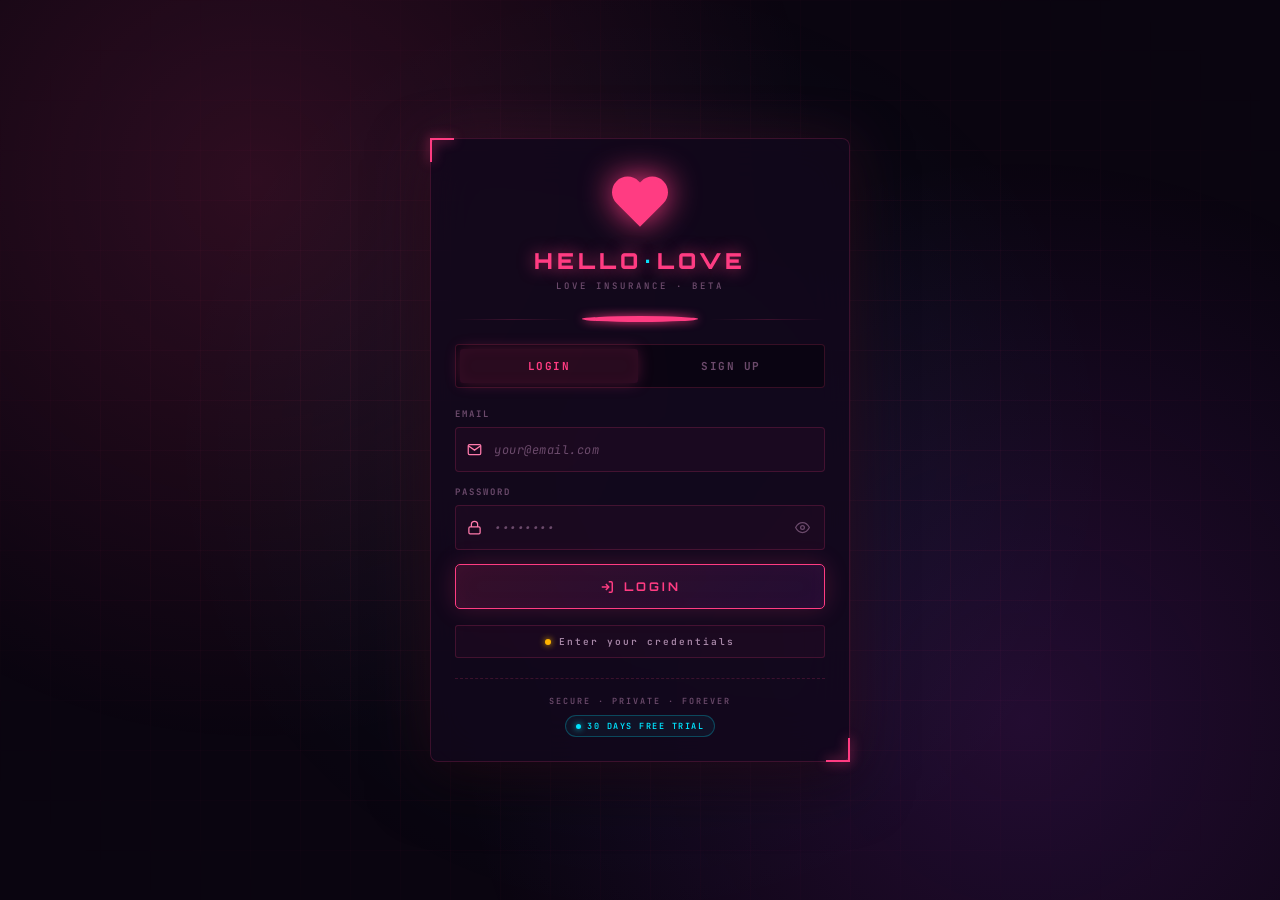
<file: index.html>
<!DOCTYPE html>
<html lang="en">
<head>
<meta charset="UTF-8">
<meta name="viewport" content="width=device-width, initial-scale=1.0, maximum-scale=1.0, user-scalable=no">
<meta name="theme-color" content="#0a0510">
<title>HELLO LOVE — Love Insurance</title>
<link href="https://fonts.googleapis.com/css2?family=JetBrains+Mono:wght@300;400;500;600;700&family=Orbitron:wght@400;500;700;900&family=Cormorant+Garamond:wght@400;600;700&display=swap" rel="stylesheet">
<style>
:root {
  --bg-0: #0a0510;
  --bg-1: #12081c;
  --panel: rgba(18, 8, 28, 0.85);
  --border: rgba(255, 60, 130, 0.18);
  --border-hi: rgba(255, 60, 130, 0.45);
  --pink: #ff3c82;
  --pink-2: #ff7bac;
  --purple: #b537f2;
  --cyan: #00e5ff;
  --text: #f5e6f0;
  --text-2: #a888a8;
  --text-3: #6b4a6b;
  --mono: 'JetBrains Mono', monospace;
  --disp: 'Orbitron', sans-serif;
  --serif: 'Cormorant Garamond', serif;
}
* { margin: 0; padding: 0; box-sizing: border-box; -webkit-tap-highlight-color: transparent; }
html, body {
  min-height: 100vh;
  background: var(--bg-0);
  color: var(--text);
  font-family: var(--mono);
  overflow-x: hidden;
}
.bg-glow {
  position: fixed; inset: 0; z-index: 0; pointer-events: none;
  background:
    radial-gradient(circle at 20% 20%, rgba(255, 60, 130, 0.15), transparent 45%),
    radial-gradient(circle at 80% 80%, rgba(181, 55, 242, 0.15), transparent 45%),
    radial-gradient(circle at 50% 50%, rgba(0, 229, 255, 0.06), transparent 60%);
}
.bg-grid {
  position: fixed; inset: 0; z-index: 0; pointer-events: none;
  background-image:
    linear-gradient(rgba(255, 60, 130, 0.05) 1px, transparent 1px),
    linear-gradient(90deg, rgba(255, 60, 130, 0.05) 1px, transparent 1px);
  background-size: 50px 50px;
  mask-image: radial-gradient(ellipse at center, black 30%, transparent 90%);
}
.wrap {
  position: relative; z-index: 10;
  min-height: 100vh;
  display: flex; align-items: center; justify-content: center;
  padding: 20px;
}
.card {
  position: relative;
  width: 100%; max-width: 420px;
  background: var(--panel);
  border: 1px solid var(--border);
  border-radius: 8px;
  padding: 32px 24px 24px;
  backdrop-filter: blur(24px);
  box-shadow: 0 0 60px rgba(255, 60, 130, 0.12), 0 20px 60px rgba(0, 0, 0, 0.6);
  animation: fadeUp 0.6s ease-out;
}
@keyframes fadeUp {
  from { opacity: 0; transform: translateY(20px) scale(0.98); }
  to { opacity: 1; transform: translateY(0) scale(1); }
}
.card::before, .card::after {
  content: ''; position: absolute;
  width: 22px; height: 22px;
  border: 2px solid var(--pink);
  pointer-events: none;
  filter: drop-shadow(0 0 6px var(--pink));
}
.card::before { top: -1px; left: -1px; border-right: none; border-bottom: none; }
.card::after { bottom: -1px; right: -1px; border-left: none; border-top: none; }

.head { text-align: center; margin-bottom: 24px; }
.heart-logo {
  width: 60px; height: 60px;
  margin: 0 auto 14px;
  color: var(--pink);
  filter: drop-shadow(0 0 16px var(--pink));
  animation: beat 1.5s ease-in-out infinite;
}
@keyframes beat {
  0%, 100% { transform: scale(1); }
  50% { transform: scale(1.15); }
}
.head h1 {
  font-family: var(--disp);
  font-size: 22px; font-weight: 900;
  letter-spacing: 4px;
  color: var(--pink);
  text-shadow: 0 0 16px rgba(255, 60, 130, 0.7);
  line-height: 1;
}
.head h1 span { color: var(--cyan); margin: 0 2px; }
.head p {
  font-size: 9px; color: var(--text-3);
  letter-spacing: 3px; margin-top: 8px;
  font-weight: 600;
}
.divider {
  display: flex; align-items: center; gap: 12px;
  margin-bottom: 22px;
}
.divider span {
  flex: 1; height: 1px;
  background: linear-gradient(90deg, transparent, var(--border), transparent);
}
.divider .dot {
  width: 6px; height: 6px;
  border-radius: 50%;
  background: var(--pink);
  box-shadow: 0 0 10px var(--pink);
  animation: pulse 2s infinite;
}
@keyframes pulse {
  0%, 100% { opacity: 1; transform: scale(1); }
  50% { opacity: 0.4; transform: scale(1.3); }
}
.tabs {
  display: grid; grid-template-columns: 1fr 1fr;
  gap: 4px; margin-bottom: 20px;
  padding: 4px;
  background: rgba(0,0,0,0.35);
  border: 1px solid var(--border);
  border-radius: 4px;
}
.tab-btn {
  padding: 10px;
  background: transparent;
  border: none;
  color: var(--text-3);
  font-family: var(--mono);
  font-size: 11px;
  font-weight: 700;
  letter-spacing: 1.5px;
  cursor: pointer;
  border-radius: 3px;
  transition: all 0.25s;
}
.tab-btn.active {
  background: rgba(255, 60, 130, 0.12);
  color: var(--pink);
  box-shadow: 0 0 15px rgba(255, 60, 130, 0.25), inset 0 0 15px rgba(255, 60, 130, 0.05);
}
.field { margin-bottom: 14px; }
.field label {
  display: block;
  font-size: 9px; color: var(--text-3);
  letter-spacing: 2px; margin-bottom: 7px;
  font-weight: 700;
  text-transform: uppercase;
}
.input-wrap { position: relative; display: flex; align-items: center; }
.input-icon {
  position: absolute; left: 12px;
  width: 15px; height: 15px;
  color: var(--pink-2);
  pointer-events: none; z-index: 2;
}
.field input {
  width: 100%;
  padding: 13px 40px 13px 38px;
  background: rgba(255, 60, 130, 0.04);
  border: 1px solid var(--border);
  border-radius: 4px;
  color: var(--text);
  font-family: var(--mono);
  font-size: 13px;
  letter-spacing: 0.5px;
  outline: none;
  transition: all 0.25s;
}
.field input:focus {
  border-color: var(--pink);
  background: rgba(255, 60, 130, 0.08);
  box-shadow: 0 0 0 3px rgba(255, 60, 130, 0.1), 0 0 20px rgba(255, 60, 130, 0.3);
}
.field input::placeholder {
  color: var(--text-3);
  font-style: italic;
  font-size: 12px;
}
.toggle-pass {
  position: absolute; right: 8px;
  width: 30px; height: 30px;
  background: transparent; border: none;
  color: var(--text-3);
  cursor: pointer;
  display: flex; align-items: center; justify-content: center;
  border-radius: 3px;
  z-index: 2;
}
.toggle-pass svg { width: 15px; height: 15px; }
.btn-main {
  position: relative;
  width: 100%;
  padding: 14px;
  margin-top: 6px;
  border-radius: 5px;
  background: linear-gradient(135deg, rgba(255, 60, 130, 0.15), rgba(181, 55, 242, 0.1));
  border: 1px solid var(--pink);
  color: var(--pink);
  font-family: var(--disp);
  font-size: 12px;
  font-weight: 700;
  letter-spacing: 3px;
  cursor: pointer;
  display: flex; align-items: center; justify-content: center;
  gap: 10px;
  overflow: hidden;
  transition: all 0.3s;
  box-shadow: 0 0 25px rgba(255, 60, 130, 0.2), inset 0 0 25px rgba(255, 60, 130, 0.04);
  touch-action: manipulation;
}
.btn-main svg { width: 14px; height: 14px; }
.btn-main:hover:not(:disabled) {
  background: var(--pink);
  color: var(--bg-0);
  box-shadow: 0 0 40px var(--pink);
}
.btn-main:active:not(:disabled) { transform: scale(0.98); }
.btn-main:disabled { opacity: 0.4; cursor: not-allowed; }
.scan {
  position: absolute;
  top: 0; left: -100%;
  width: 100%; height: 100%;
  background: linear-gradient(90deg, transparent, rgba(255, 60, 130, 0.6), transparent);
  animation: scanBtn 3s infinite;
}
@keyframes scanBtn {
  0% { left: -100%; }
  60%, 100% { left: 100%; }
}
.status {
  display: flex; align-items: center; justify-content: center;
  gap: 8px;
  margin-top: 16px;
  padding: 9px 12px;
  background: rgba(255, 60, 130, 0.04);
  border: 1px solid var(--border);
  border-radius: 3px;
  font-size: 9.5px;
  letter-spacing: 2px;
  color: var(--text-2);
  font-weight: 600;
  transition: all 0.3s;
}
.status .dot {
  width: 6px; height: 6px;
  border-radius: 50%;
  background: #ffb400;
  box-shadow: 0 0 6px #ffb400;
  animation: pulse 1.5s infinite;
}
.status.ok {
  color: var(--pink);
  border-color: var(--pink);
  background: rgba(255, 60, 130, 0.08);
}
.status.ok .dot { background: var(--pink); }
.status.err {
  color: #ff2d55;
  border-color: #ff2d55;
  background: rgba(255, 45, 85, 0.08);
}
.status.err .dot { background: #ff2d55; animation: none; }

.form-content { display: none; }
.form-content.active { display: block; animation: fadeIn 0.35s; }
@keyframes fadeIn {
  from { opacity: 0; transform: translateX(10px); }
  to { opacity: 1; transform: translateX(0); }
}

.footer {
  margin-top: 20px;
  padding-top: 16px;
  border-top: 1px dashed var(--border);
  font-size: 8.5px;
  color: var(--text-3);
  letter-spacing: 2px;
  text-align: center;
  font-weight: 600;
}
.trial-note {
  display: inline-flex; align-items: center; gap: 6px;
  margin-top: 8px;
  padding: 4px 10px;
  background: rgba(0, 229, 255, 0.05);
  border: 1px solid rgba(0, 229, 255, 0.25);
  border-radius: 12px;
  color: var(--cyan);
  font-size: 8.5px;
  letter-spacing: 1.5px;
}
.trial-note .t-dot {
  width: 5px; height: 5px;
  border-radius: 50%;
  background: var(--cyan);
  box-shadow: 0 0 6px var(--cyan);
  animation: pulse 1.5s infinite;
}
.shake { animation: shakeAnim 0.5s; }
@keyframes shakeAnim {
  0%, 100% { transform: translateX(0); }
  20% { transform: translateX(-8px); }
  40% { transform: translateX(8px); }
  60% { transform: translateX(-5px); }
  80% { transform: translateX(5px); }
}
@media (max-width: 500px) {
  .wrap { padding: 12px; }
  .card { padding: 26px 18px 20px; }
  .head h1 { font-size: 18px; letter-spacing: 3px; }
  .heart-logo { width: 52px; height: 52px; }
  .field input { padding: 12px 38px 12px 36px; font-size: 13px; }
  .btn-main { padding: 13px; font-size: 11px; letter-spacing: 2px; }
}
</style>
</head>
<body>

<div class="bg-glow"></div>
<div class="bg-grid"></div>

<div class="wrap">
  <div class="card" id="authCard">

    <div class="head">
      <svg class="heart-logo" viewBox="0 0 24 24" fill="none" stroke="currentColor" stroke-width="1.5">
        <path d="M20.84 4.61a5.5 5.5 0 0 0-7.78 0L12 5.67l-1.06-1.06a5.5 5.5 0 0 0-7.78 7.78l1.06 1.06L12 21.23l7.78-7.78 1.06-1.06a5.5 5.5 0 0 0 0-7.78z" fill="currentColor"/>
      </svg>
      <h1>HELLO<span>·</span>LOVE</h1>
      <p>LOVE INSURANCE · BETA</p>
    </div>

    <div class="divider">
      <span></span><span class="dot"></span><span></span>
    </div>

    <div class="tabs">
      <button class="tab-btn active" id="tabLogin">LOGIN</button>
      <button class="tab-btn" id="tabSignup">SIGN UP</button>
    </div>

    <!-- LOGIN FORM -->
    <form class="form-content active" id="loginForm" autocomplete="off">
      <div class="field">
        <label>Email</label>
        <div class="input-wrap">
          <svg class="input-icon" viewBox="0 0 24 24" fill="none" stroke="currentColor" stroke-width="2">
            <path d="M4 4h16c1.1 0 2 .9 2 2v12c0 1.1-.9 2-2 2H4c-1.1 0-2-.9-2-2V6c0-1.1.9-2 2-2z"/>
            <polyline points="22,6 12,13 2,6"/>
          </svg>
          <input type="email" id="loginEmail" placeholder="your@email.com" required/>
        </div>
      </div>
      <div class="field">
        <label>Password</label>
        <div class="input-wrap">
          <svg class="input-icon" viewBox="0 0 24 24" fill="none" stroke="currentColor" stroke-width="2">
            <rect x="3" y="11" width="18" height="11" rx="2"/>
            <path d="M7 11V7a5 5 0 0 1 10 0v4"/>
          </svg>
          <input type="password" id="loginPass" placeholder="••••••••" required/>
          <button type="button" class="toggle-pass" onclick="togglePass('loginPass', this)">
            <svg viewBox="0 0 24 24" fill="none" stroke="currentColor" stroke-width="2">
              <path d="M1 12s4-8 11-8 11 8 11 8-4 8-11 8-11-8-11-8z"/>
              <circle cx="12" cy="12" r="3"/>
            </svg>
          </button>
        </div>
      </div>
      <button type="submit" class="btn-main">
        <svg viewBox="0 0 24 24" fill="none" stroke="currentColor" stroke-width="2.5">
          <path d="M15 3h4a2 2 0 0 1 2 2v14a2 2 0 0 1-2 2h-4"/>
          <polyline points="10 17 15 12 10 7"/>
          <line x1="15" y1="12" x2="3" y2="12"/>
        </svg>
        <span>LOGIN</span>
        <span class="scan"></span>
      </button>
      <div class="status" id="loginStatus">
        <span class="dot"></span>
        <span id="loginMsg">Enter your credentials</span>
      </div>
    </form>

    <!-- SIGNUP FORM -->
    <form class="form-content" id="signupForm" autocomplete="off">
      <div class="field">
        <label>Full Name</label>
        <div class="input-wrap">
          <svg class="input-icon" viewBox="0 0 24 24" fill="none" stroke="currentColor" stroke-width="2">
            <path d="M20 21v-2a4 4 0 0 0-4-4H8a4 4 0 0 0-4 4v2"/>
            <circle cx="12" cy="7" r="4"/>
          </svg>
          <input type="text" id="signupName" placeholder="Your name" required maxlength="30"/>
        </div>
      </div>
      <div class="field">
        <label>Email</label>
        <div class="input-wrap">
          <svg class="input-icon" viewBox="0 0 24 24" fill="none" stroke="currentColor" stroke-width="2">
            <path d="M4 4h16c1.1 0 2 .9 2 2v12c0 1.1-.9 2-2 2H4c-1.1 0-2-.9-2-2V6c0-1.1.9-2 2-2z"/>
            <polyline points="22,6 12,13 2,6"/>
          </svg>
          <input type="email" id="signupEmail" placeholder="your@email.com" required/>
        </div>
      </div>
      <div class="field">
        <label>Password</label>
        <div class="input-wrap">
          <svg class="input-icon" viewBox="0 0 24 24" fill="none" stroke="currentColor" stroke-width="2">
            <rect x="3" y="11" width="18" height="11" rx="2"/>
            <path d="M7 11V7a5 5 0 0 1 10 0v4"/>
          </svg>
          <input type="password" id="signupPass" placeholder="Min 6 characters" required minlength="6"/>
          <button type="button" class="toggle-pass" onclick="togglePass('signupPass', this)">
            <svg viewBox="0 0 24 24" fill="none" stroke="currentColor" stroke-width="2">
              <path d="M1 12s4-8 11-8 11 8 11 8-4 8-11 8-11-8-11-8z"/>
              <circle cx="12" cy="12" r="3"/>
            </svg>
          </button>
        </div>
      </div>
      <button type="submit" class="btn-main">
        <svg viewBox="0 0 24 24" fill="none" stroke="currentColor" stroke-width="2.5">
          <path d="M16 21v-2a4 4 0 0 0-4-4H6a4 4 0 0 0-4 4v2"/>
          <circle cx="9" cy="7" r="4"/>
          <line x1="19" y1="8" x2="19" y2="14"/>
          <line x1="22" y1="11" x2="16" y2="11"/>
        </svg>
        <span>CREATE ACCOUNT</span>
        <span class="scan"></span>
      </button>
      <div class="status" id="signupStatus">
        <span class="dot"></span>
        <span id="signupMsg">Start your 30-day free trial</span>
      </div>
    </form>

    <div class="footer">
      <div>SECURE · PRIVATE · FOREVER</div>
      <div class="trial-note">
        <span class="t-dot"></span>
        <span>30 DAYS FREE TRIAL</span>
      </div>
    </div>

  </div>
</div>

<script>
/* ==========================================================
   HELLO LOVE — Auth System
   ========================================================== */

const USERS_KEY = 'hl_users';
const SESSION_KEY = 'hl_session';
const TRIAL_DAYS = 30;

/* ========== HELPERS ========== */
function getUsers() {
  try { return JSON.parse(localStorage.getItem(USERS_KEY) || '[]'); }
  catch(e) { return []; }
}
function saveUsers(users) {
  localStorage.setItem(USERS_KEY, JSON.stringify(users));
}
function generateToken() {
  const arr = new Uint8Array(16);
  if (window.crypto && crypto.getRandomValues) crypto.getRandomValues(arr);
  else for (let i = 0; i < 16; i++) arr[i] = Math.floor(Math.random() * 256);
  return 'HL-' + Array.from(arr).map(b => b.toString(16).padStart(2, '0')).join('').toUpperCase();
}
function setStatus(id, msg, type) {
  const el = document.getElementById(id);
  const msgEl = document.getElementById(id === 'loginStatus' ? 'loginMsg' : 'signupMsg');
  msgEl.innerText = msg;
  el.classList.remove('ok', 'err');
  if (type) el.classList.add(type);
}
function shakeCard() {
  const card = document.getElementById('authCard');
  card.classList.add('shake');
  setTimeout(() => card.classList.remove('shake'), 550);
}
function togglePass(inputId, btn) {
  const input = document.getElementById(inputId);
  const isPass = input.type === 'password';
  input.type = isPass ? 'text' : 'password';
  btn.innerHTML = isPass
    ? '<svg viewBox="0 0 24 24" fill="none" stroke="currentColor" stroke-width="2"><path d="M17.94 17.94A10.07 10.07 0 0 1 12 20c-7 0-11-8-11-8a18.45 18.45 0 0 1 5.06-5.94M9.9 4.24A9.12 9.12 0 0 1 12 4c7 0 11 8 11 8a18.5 18.5 0 0 1-2.16 3.19m-6.72-1.07a3 3 0 1 1-4.24-4.24"/><line x1="1" y1="1" x2="23" y2="23"/></svg>'
    : '<svg viewBox="0 0 24 24" fill="none" stroke="currentColor" stroke-width="2"><path d="M1 12s4-8 11-8 11 8 11 8-4 8-11 8-11-8-11-8z"/><circle cx="12" cy="12" r="3"/></svg>';
}
function sleep(ms) { return new Promise(r => setTimeout(r, ms)); }

/* ========== TABS ========== */
document.getElementById('tabLogin').addEventListener('click', () => {
  document.getElementById('tabLogin').classList.add('active');
  document.getElementById('tabSignup').classList.remove('active');
  document.getElementById('loginForm').classList.add('active');
  document.getElementById('signupForm').classList.remove('active');
});
document.getElementById('tabSignup').addEventListener('click', () => {
  document.getElementById('tabSignup').classList.add('active');
  document.getElementById('tabLogin').classList.remove('active');
  document.getElementById('signupForm').classList.add('active');
  document.getElementById('loginForm').classList.remove('active');
});

/* ========== SIGNUP ========== */
document.getElementById('signupForm').addEventListener('submit', async (e) => {
  e.preventDefault();
  const name = document.getElementById('signupName').value.trim();
  const email = document.getElementById('signupEmail').value.trim().toLowerCase();
  const pass = document.getElementById('signupPass').value;

  if (!name || !email || !pass) {
    setStatus('signupStatus', 'All fields required', 'err');
    shakeCard();
    return;
  }
  if (pass.length < 6) {
    setStatus('signupStatus', 'Password must be 6+ characters', 'err');
    shakeCard();
    return;
  }

  const users = getUsers();
  if (users.find(u => u.email === email)) {
    setStatus('signupStatus', 'Email already registered', 'err');
    shakeCard();
    return;
  }

  setStatus('signupStatus', 'Creating your account...', '');
  await sleep(700);

  const trialStart = Date.now();
  const trialEnd = trialStart + (TRIAL_DAYS * 24 * 60 * 60 * 1000);

  const newUser = {
    name, email, password: pass,
    createdAt: trialStart,
    trialStart, trialEnd,
    token: generateToken(),
  };

  users.push(newUser);
  saveUsers(users);

  localStorage.setItem(SESSION_KEY, JSON.stringify({
    email: newUser.email,
    name: newUser.name,
    token: newUser.token,
    loginAt: Date.now(),
  }));

  setStatus('signupStatus', 'Account created! Redirecting...', 'ok');
  await sleep(900);
  window.location.href = 'app.html';
});

/* ========== LOGIN ========== */
document.getElementById('loginForm').addEventListener('submit', async (e) => {
  e.preventDefault();
  const email = document.getElementById('loginEmail').value.trim().toLowerCase();
  const pass = document.getElementById('loginPass').value;

  if (!email || !pass) {
    setStatus('loginStatus', 'Enter email and password', 'err');
    shakeCard();
    return;
  }

  setStatus('loginStatus', 'Authenticating...', '');
  await sleep(700);

  const users = getUsers();
  const user = users.find(u => u.email === email && u.password === pass);

  if (!user) {
    setStatus('loginStatus', 'Invalid credentials', 'err');
    shakeCard();
    return;
  }

  localStorage.setItem(SESSION_KEY, JSON.stringify({
    email: user.email,
    name: user.name,
    token: user.token,
    loginAt: Date.now(),
  }));

  setStatus('loginStatus', 'Welcome back, ' + user.name + '!', 'ok');
  await sleep(700);
  window.location.href = 'app.html';
});

/* ========== AUTO REDIRECT IF LOGGED IN ========== */
(function autoRedirect() {
  const raw = localStorage.getItem(SESSION_KEY);
  if (!raw) return;
  try {
    const s = JSON.parse(raw);
    if (s && s.token) window.location.replace('app.html');
  } catch(_) {}
})();
</script>
</body>
</html>
</file>
